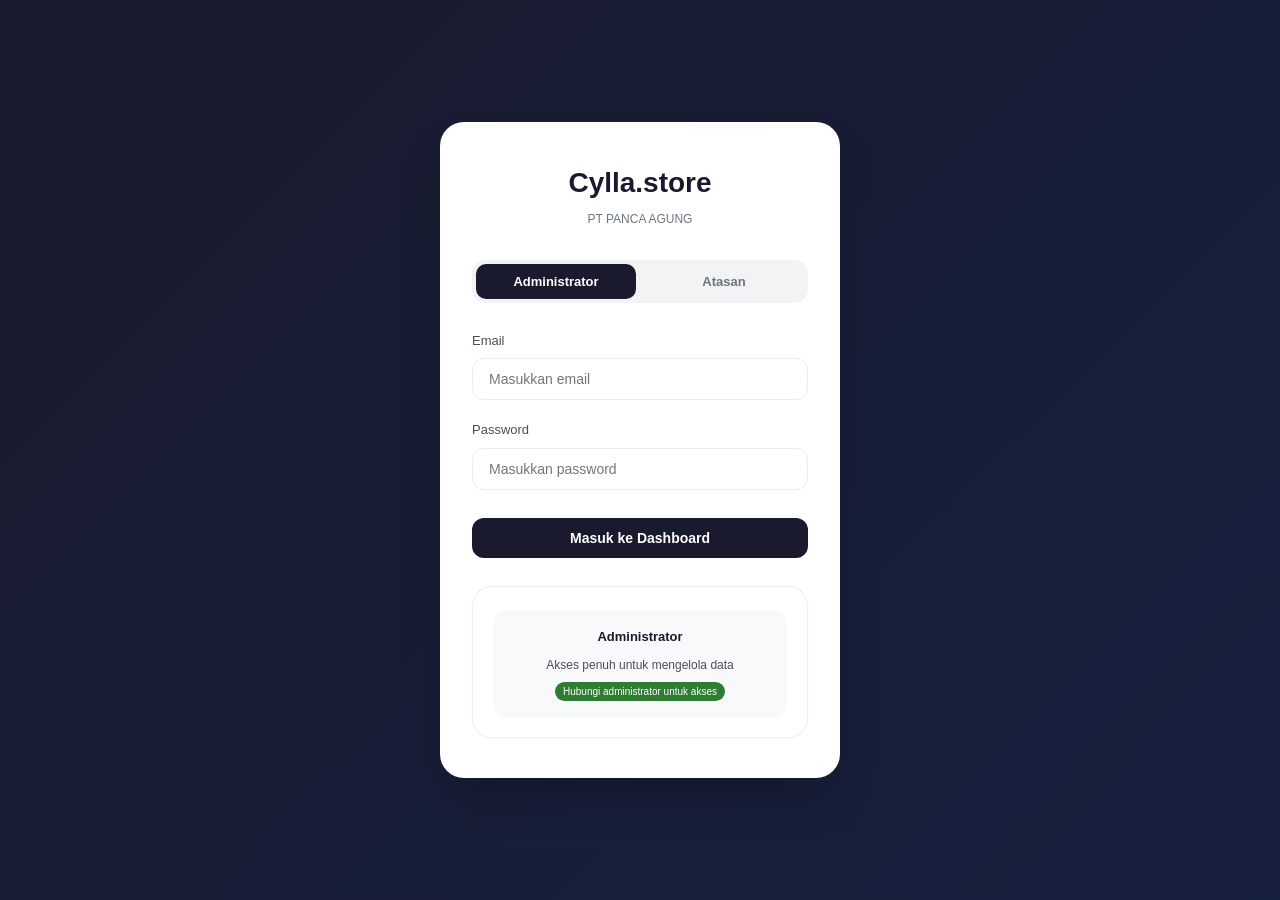
<file: index.html>
<!DOCTYPE html>
<html lang="id">
<head>
    <meta charset="UTF-8">
    <meta name="viewport" content="width=device-width, initial-scale=1.0">
    <title>Cylla.store - Monitoring System</title>
    <script>
        window.location.href = "login.html";
    </script>
</head>
<body>
    <p>Redirecting to <a href="login.html">login page</a>...</p>
</body>
</html>
</file>
<file: style.css>
* {
    margin: 0;
    padding: 0;
    box-sizing: border-box;
}

body {
    font-family: 'Inter', -apple-system, BlinkMacSystemFont, 'Segoe UI', Roboto, sans-serif;
    background: #f0f2f5;
    color: #1a1a2e;
    line-height: 1.5;
}

.sidebar {
    width: 260px;
    background: #1a1a2e;
    display: flex;
    flex-direction: column;
    position: fixed;
    height: 100vh;
    overflow-y: auto;
    z-index: 100;
    transition: all 0.3s ease;
}

.sidebar-header {
    padding: 28px 24px;
    border-bottom: 1px solid rgba(255,255,255,0.1);
}

.sidebar-header h2 {
    font-size: 20px;
    font-weight: 700;
    color: white;
}

.sidebar-header p {
    font-size: 11px;
    color: #a0a0b0;
    margin-top: 6px;
}

.sidebar-nav {
    flex: 1;
    padding: 20px 12px;
}

.nav-item {
    display: flex;
    align-items: center;
    gap: 12px;
    padding: 12px 16px;
    color: #c0c0d0;
    text-decoration: none;
    border-radius: 12px;
    font-size: 14px;
    font-weight: 500;
    transition: all 0.2s;
    margin-bottom: 4px;
}

.nav-item:hover {
    background: rgba(255,255,255,0.1);
    color: white;
}

.nav-item.active {
    background: #2d2d44;
    color: white;
}

.sidebar-footer {
    padding: 20px 24px;
    border-top: 1px solid rgba(255,255,255,0.1);
    display: flex;
    justify-content: space-between;
    font-size: 13px;
    color: #a0a0b0;
}

.logout {
    color: #ff6b6b;
    text-decoration: none;
    font-weight: 500;
}

.main-content {
    flex: 1;
    margin-left: 260px;
    padding: 24px 32px;
    transition: all 0.3s ease;
}

.top-bar {
    display: flex;
    justify-content: space-between;
    align-items: center;
    margin-bottom: 28px;
    flex-wrap: wrap;
    gap: 16px;
}

.top-bar h1 {
    font-size: 28px;
    font-weight: 600;
    color: #1a1a2e;
}

.subtitle {
    font-size: 13px;
    color: #6c757d;
    margin-top: 4px;
}

.date-badge {
    background: white;
    padding: 8px 18px;
    border-radius: 40px;
    font-size: 13px;
    color: #495057;
    border: 1px solid #e9ecef;
}

.stat-grid {
    display: grid;
    grid-template-columns: repeat(4, 1fr);
    gap: 20px;
    margin-bottom: 28px;
}

.stat-card {
    background: white;
    border-radius: 20px;
    padding: 20px;
    display: flex;
    align-items: center;
    gap: 16px;
    border: 1px solid #eef2f6;
    transition: all 0.2s;
    box-shadow: 0 1px 3px rgba(0,0,0,0.03);
}

.stat-card:hover {
    transform: translateY(-2px);
    box-shadow: 0 8px 20px rgba(0,0,0,0.05);
}

.stat-icon {
    width: 52px;
    height: 52px;
    border-radius: 14px;
    display: flex;
    align-items: center;
    justify-content: center;
    font-size: 24px;
    flex-shrink: 0;
}

.green-bg { background: #e8f5e9; color: #2e7d32; }
.blue-bg { background: #e3f2fd; color: #1565c0; }
.purple-bg { background: #f3e5f5; color: #6a1b9a; }
.orange-bg { background: #fff3e0; color: #e65100; }

.stat-details {
    flex: 1;
}

.stat-label {
    font-size: 12px;
    font-weight: 500;
    color: #6c757d;
    text-transform: uppercase;
    letter-spacing: 0.5px;
}

.stat-value {
    font-size: 28px;
    font-weight: 700;
    color: #1a1a2e;
    display: block;
    margin: 4px 0;
}

.stat-trend {
    font-size: 11px;
    color: #adb5bd;
}

.charts-wrapper {
    display: grid;
    grid-template-columns: repeat(2, 1fr);
    gap: 20px;
    margin-bottom: 28px;
}

.chart-panel, .info-panel, .data-panel {
    background: white;
    border-radius: 20px;
    border: 1px solid #eef2f6;
    padding: 20px;
    box-shadow: 0 1px 3px rgba(0,0,0,0.03);
    margin-bottom: 0;
}

.chart-panel canvas {
    max-height: 200px;
    width: 100%;
}

.panel-header {
    display: flex;
    justify-content: space-between;
    align-items: flex-end;
    margin-bottom: 20px;
    flex-wrap: wrap;
    gap: 8px;
}

.panel-header h3 {
    font-size: 15px;
    font-weight: 600;
    color: #1a1a2e;
    margin: 0;
}

.panel-sub {
    font-size: 11px;
    color: #adb5bd;
}

.table-responsive {
    overflow-x: auto;
}

.clean-table {
    width: 100%;
    border-collapse: collapse;
    min-width: 500px;
}

.clean-table th {
    text-align: left;
    padding: 12px 8px;
    background: #f8f9fa;
    font-weight: 600;
    font-size: 12px;
    color: #495057;
    border-bottom: 1px solid #e9ecef;
}

.clean-table td {
    padding: 12px 8px;
    border-bottom: 1px solid #f1f3f5;
    font-size: 14px;
    color: #495057;
}

.text-center {
    text-align: center;
}

.filter-bar {
    background: white;
    padding: 16px 20px;
    border-radius: 16px;
    margin-bottom: 24px;
    display: flex;
    gap: 12px;
    flex-wrap: wrap;
    border: 1px solid #eef2f6;
}

.search-input {
    flex: 1;
    min-width: 180px;
    padding: 10px 16px;
    border: 1px solid #dee2e6;
    border-radius: 12px;
    font-size: 14px;
    font-family: inherit;
}

.search-input:focus {
    outline: none;
    border-color: #1a1a2e;
}

.filter-select {
    padding: 10px 16px;
    border: 1px solid #dee2e6;
    border-radius: 12px;
    font-size: 14px;
    background: white;
    cursor: pointer;
}

.btn-primary {
    background: #1a1a2e;
    color: white;
    border: none;
    padding: 10px 24px;
    border-radius: 12px;
    font-size: 14px;
    font-weight: 500;
    cursor: pointer;
    transition: all 0.2s;
}

.btn-primary:hover {
    background: #2d2d44;
}

.btn-secondary {
    background: #f1f3f5;
    color: #495057;
    border: none;
    padding: 10px 24px;
    border-radius: 12px;
    cursor: pointer;
}

.btn-delete {
    background: #fff5f5;
    color: #e03131;
    border: 1px solid #ffe3e3;
    padding: 6px 14px;
    border-radius: 8px;
    cursor: pointer;
}

.modal {
    display: none;
    position: fixed;
    z-index: 1000;
    left: 0;
    top: 0;
    width: 100%;
    height: 100%;
    background: rgba(0,0,0,0.4);
    backdrop-filter: blur(4px);
}

.modal-content {
    background: white;
    margin: 5% auto;
    width: 90%;
    max-width: 500px;
    border-radius: 24px;
    overflow: hidden;
}

.modal-header {
    display: flex;
    justify-content: space-between;
    align-items: center;
    padding: 20px 24px;
    border-bottom: 1px solid #e9ecef;
}

.modal-header h3 {
    font-size: 18px;
    font-weight: 600;
}

.close, .close-stok {
    font-size: 28px;
    cursor: pointer;
    color: #adb5bd;
}

.modal-content form {
    padding: 24px;
}

.modal-content label {
    display: block;
    margin-bottom: 6px;
    font-weight: 500;
    font-size: 13px;
    margin-top: 14px;
    color: #495057;
}

.modal-content label:first-of-type {
    margin-top: 0;
}

.modal-content input, .modal-content select {
    width: 100%;
    padding: 12px;
    border: 1px solid #dee2e6;
    border-radius: 12px;
    font-size: 14px;
}

.progress-bar {
    background: #e9ecef;
    border-radius: 8px;
    height: 8px;
    overflow: hidden;
    margin: 10px 0;
}

.progress-fill {
    background: #2e7d32;
    height: 100%;
    border-radius: 8px;
    width: 0%;
    transition: width 0.5s ease;
}

.alert-panel {
    background: #fff9f0;
    border-color: #ffe8cc;
}

.alert-item {
    padding: 12px;
    background: white;
    border-radius: 10px;
    margin-bottom: 8px;
    border-left: 3px solid #f59f00;
}

.empty-alert {
    color: #adb5bd;
    text-align: center;
    padding: 20px;
}

.recommendation-panel {
    background: #1a1a2e;
    border-radius: 16px;
    padding: 20px;
    margin-bottom: 28px;
}

.recommendation-panel .panel-header h3,
.recommendation-panel .panel-sub {
    color: white;
}

.recommendation-list {
    margin-top: 16px;
}

.recommendation-item {
    background: rgba(255,255,255,0.1);
    padding: 14px 18px;
    border-radius: 12px;
    margin-bottom: 10px;
    color: white;
    font-size: 13px;
}

.viewer-badge {
    background: #f59f00;
    color: white;
    font-size: 11px;
    padding: 4px 12px;
    border-radius: 40px;
    margin-left: 14px;
    display: inline-block;
}

textarea {
    width: 100%;
    padding: 12px;
    border: 1px solid #dee2e6;
    border-radius: 12px;
    font-family: inherit;
    font-size: 14px;
    resize: vertical;
}

@media (max-width: 1024px) {
    .stat-grid {
        grid-template-columns: repeat(2, 1fr);
    }
    .charts-wrapper {
        grid-template-columns: 1fr;
    }
}

@media (max-width: 768px) {
    .sidebar {
        width: 70px;
    }
    .sidebar-header h2, .sidebar-header p, .nav-item span {
        display: none;
    }
    .main-content {
        margin-left: 70px;
        padding: 16px;
    }
    .stat-grid {
        grid-template-columns: 1fr;
    }
    .filter-bar {
        flex-direction: column;
    }
    .search-input, .filter-select, .btn-primary, .btn-secondary {
        width: 100%;
    }
}
</file>
